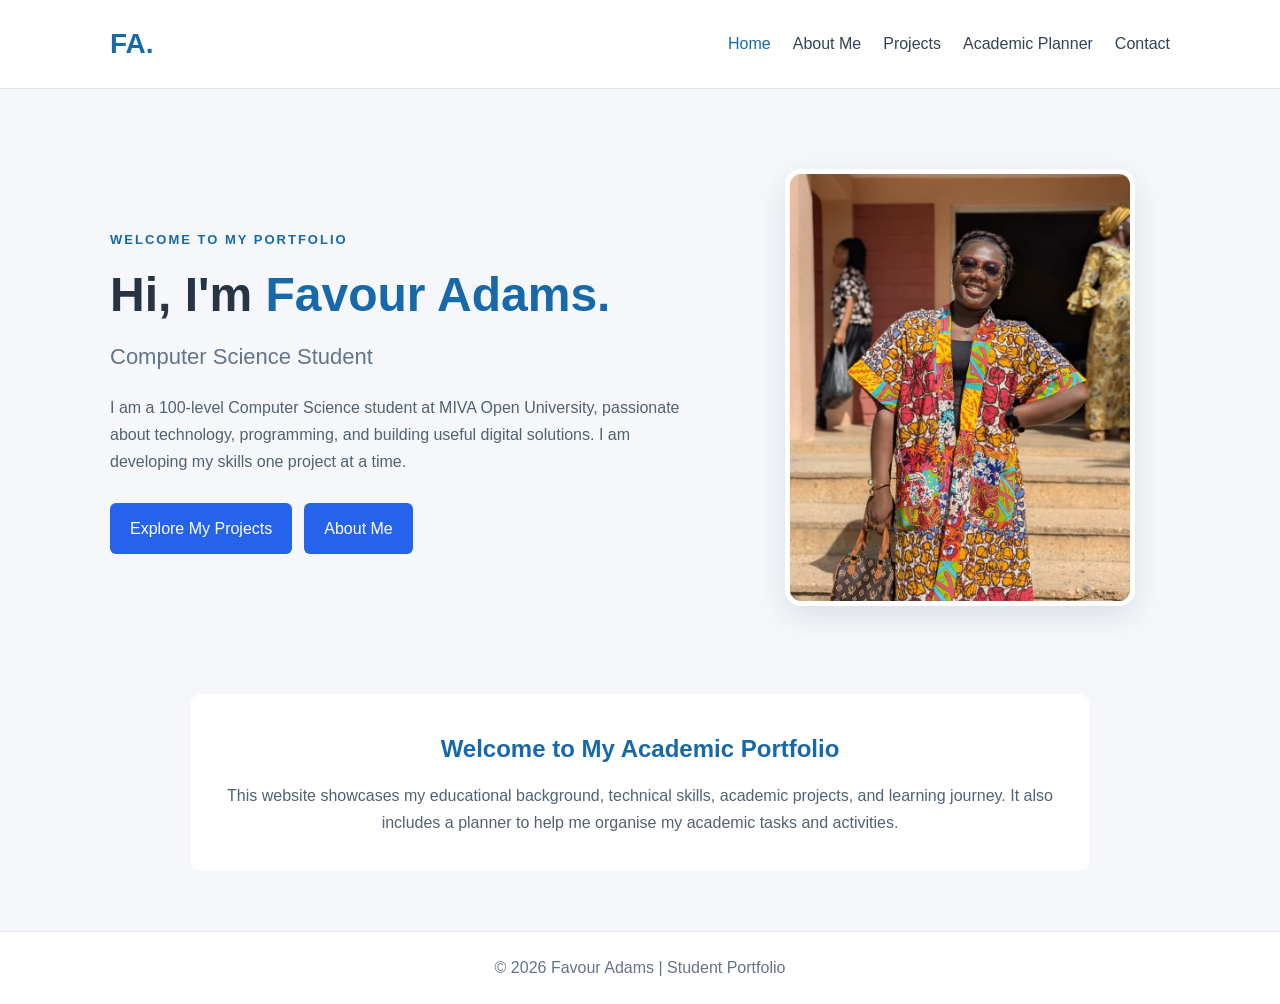
<file: index.html>
<!DOCTYPE html>
<html lang="en">
<head>
    <meta charset="UTF-8">
    <meta name="viewport" content="width=device-width, initial-scale=1.0">
    <meta name="description" content="The academic portfolio of Favour Dooshima Adams, a Computer Science student.">
    <title>Favour Adams | Student Portfolio</title>

    <link rel="stylesheet" href="css/style.css">
</head>
<body>

    <!-- Website navigation -->
    <header>
        <nav class="navbar">
            <a href="index.html" class="logo">FA.</a>

            <ul class="nav-links">
                <li><a href="index.html" class="active">Home</a></li>
                <li><a href="about.html">About Me</a></li>
                <li><a href="projects.html">Projects</a></li>
                <li><a href="planner.html">Academic Planner</a></li>
                <li><a href="contact.html">Contact</a></li>
            </ul>
        </nav>
    </header>

    <!-- Main homepage content -->
    <main>
        <section class="hero">

            <div class="hero-text">
                <p class="greeting">WELCOME TO MY PORTFOLIO</p>

                <h1>Hi, I'm <span>Favour Adams.</span></h1>

                <h2>Computer Science Student</h2>

                <p class="intro">
                    I am a 100-level Computer Science student at
                    MIVA Open University, passionate about technology,
                    programming, and building useful digital solutions.
                    I am developing my skills one project at a time.
                </p>

                <div class="hero-buttons">
                    <a href="projects.html" class="btn">Explore My Projects</a>
                    <a href="about.html" class="btn btn-outline">About Me</a>
                </div>
            </div>

            <div class="hero-image">
                <img src="images/your-photo.jpeg"
                     alt="Photograph of Favour Adams">
            </div>

        </section>

        <!-- Brief introduction -->
        <section class="welcome-section">
            <h2>Welcome to My Academic Portfolio</h2>

            <p>
                This website showcases my educational background,
                technical skills, academic projects, and learning journey.
                It also includes a planner to help me organise my
                academic tasks and activities.
            </p>
        </section>
    </main>

    <!-- Website footer -->
    <footer>
        <p>&copy; 2026 Favour Adams | Student Portfolio</p>
    </footer>

</body>
</html>
</file>
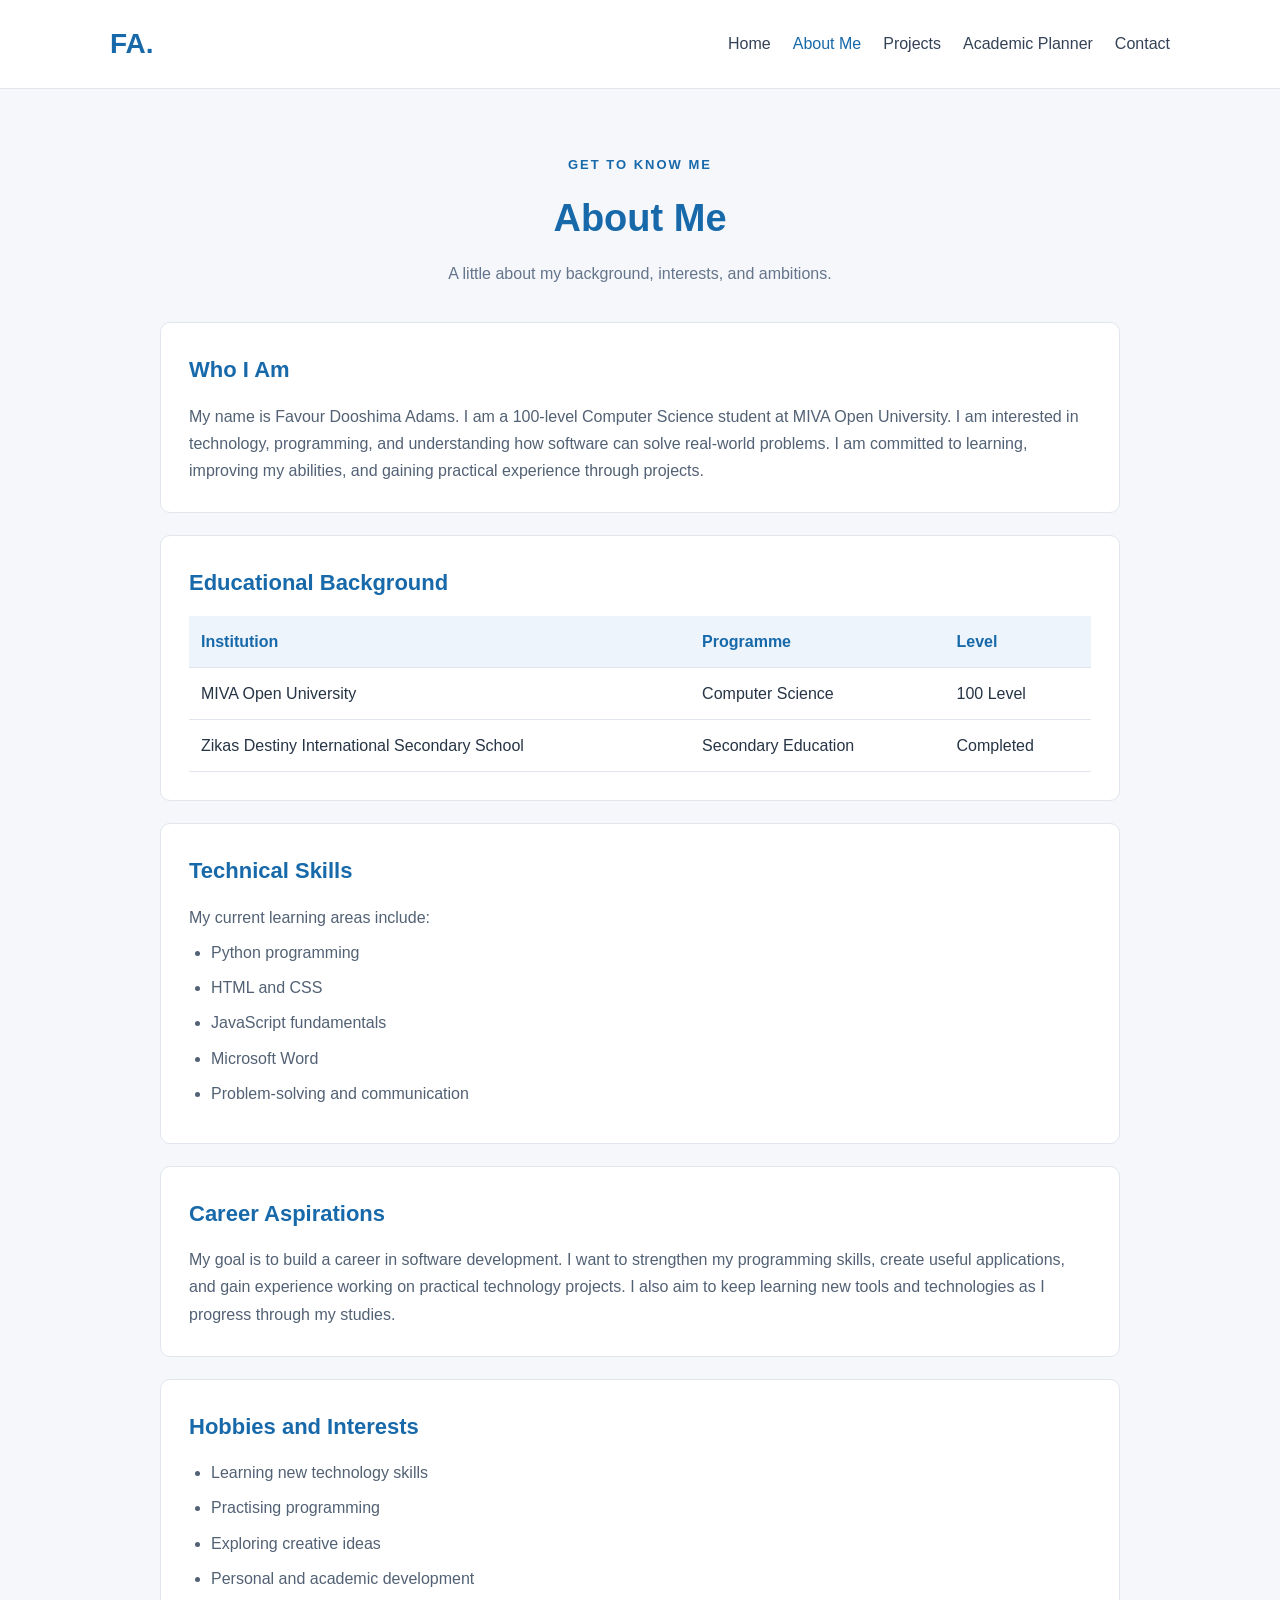
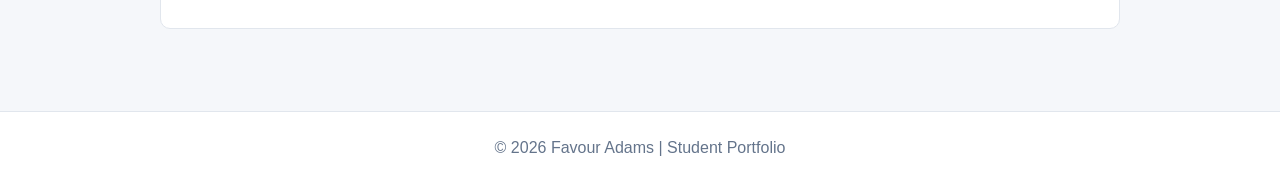
<file: about.html>
<!DOCTYPE html>
<html lang="en">
<head>
    <meta charset="UTF-8">
    <meta name="viewport" content="width=device-width, initial-scale=1.0">
    <meta name="description" content="Learn about Favour Adams, her education, skills, and career goals.">
    <title>About Me | Favour Adams</title>
    <link rel="stylesheet" href="css/style.css">
</head>
<body>

    <header>
        <nav class="navbar">
            <a href="index.html" class="logo">FA.</a>

            <ul class="nav-links">
                <li><a href="index.html">Home</a></li>
                <li><a href="about.html" class="active">About Me</a></li>
                <li><a href="projects.html">Projects</a></li>
                <li><a href="planner.html">Academic Planner</a></li>
                <li><a href="contact.html">Contact</a></li>
            </ul>
        </nav>
    </header>

    <main class="about-page">

        <section class="page-heading">
            <p class="greeting">GET TO KNOW ME</p>
            <h1>About Me</h1>
            <p>A little about my background, interests, and ambitions.</p>
        </section>

        <section class="about-card">
            <h2>Who I Am</h2>
            <p>
                My name is Favour Dooshima Adams. I am a 100-level
                Computer Science student at MIVA Open University.
                I am interested in technology, programming, and
                understanding how software can solve real-world problems.
                I am committed to learning, improving my abilities,
                and gaining practical experience through projects.
            </p>
        </section>

        <section class="about-card">
            <h2>Educational Background</h2>

            <table>
                <thead>
                    <tr>
                        <th>Institution</th>
                        <th>Programme</th>
                        <th>Level</th>
                    </tr>
                </thead>

                <tbody>
                    <tr>
                        <td>MIVA Open University</td>
                        <td>Computer Science</td>
                        <td>100 Level</td>
                    </tr>
                    <tr>
                        <td>Zikas Destiny International Secondary School</td>
                        <td>Secondary Education</td>
                        <td>Completed</td>
                    </tr>
                </tbody>
            </table>
        </section>

        <section class="about-card">
            <h2>Technical Skills</h2>
            <p>My current learning areas include:</p>

            <ul class="skills-list">
                <li>Python programming</li>
                <li>HTML and CSS</li>
                <li>JavaScript fundamentals</li>
                <li>Microsoft Word</li>
                <li>Problem-solving and communication</li>
            </ul>
        </section>

        <section class="about-card">
            <h2>Career Aspirations</h2>
            <p>
                My goal is to build a career in software development.
                I want to strengthen my programming skills, create
                useful applications, and gain experience working on
                practical technology projects. I also aim to keep
                learning new tools and technologies as I progress
                through my studies.
            </p>
        </section>

        <section class="about-card">
            <h2>Hobbies and Interests</h2>
            <ul class="skills-list">
                <li>Learning new technology skills</li>
                <li>Practising programming</li>
                <li>Exploring creative ideas</li>
                <li>Personal and academic development</li>
            </ul>
        </section>

    </main>

    <footer>
        <p>&copy; 2026 Favour Adams | Student Portfolio</p>
    </footer>

</body>
</html>
</file>
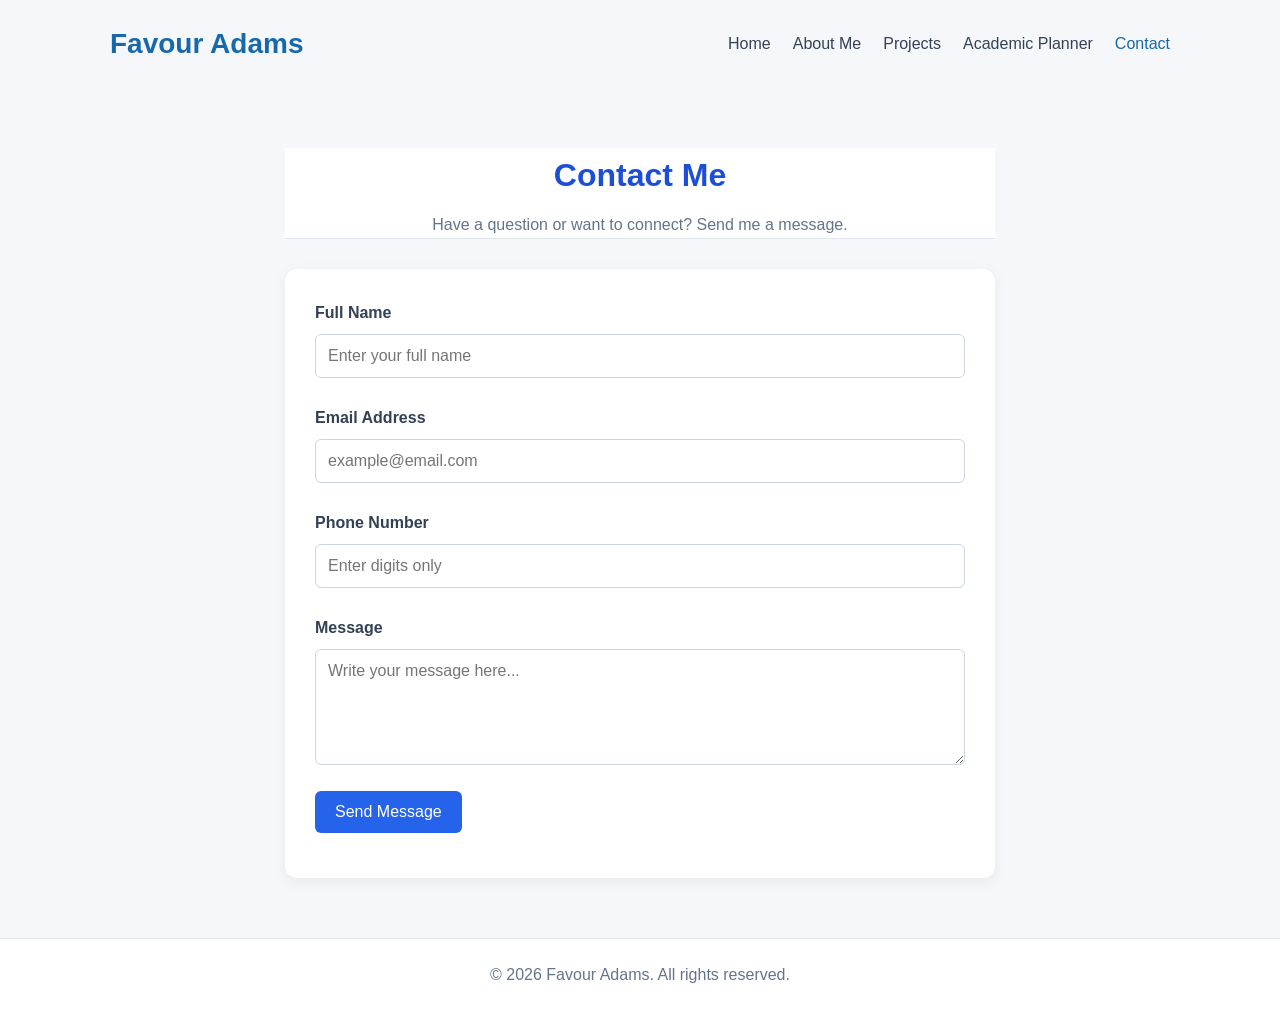
<file: contact.html>
<!DOCTYPE html>
<html lang="en">
<head>
    <meta charset="UTF-8">
    <meta name="viewport" content="width=device-width, initial-scale=1.0">
    <title>Contact Me | Favour Adams</title>
    <link rel="stylesheet" href="css/style.css">
    <script src="js/script.js" defer></script>
</head>
<body>

    <nav class="navbar">
        <h2 class="logo">Favour Adams</h2>
        <ul class="nav-links">
            <li><a href="index.html">Home</a></li>
            <li><a href="about.html">About Me</a></li>
            <li><a href="projects.html">Projects</a></li>
            <li><a href="planner.html">Academic Planner</a></li>
            <li><a href="contact.html" class="active">Contact</a></li>
        </ul>
    </nav>

    <main class="contact-page">
        <header class="contact-heading">
            <h1>Contact Me</h1>
            <p>Have a question or want to connect? Send me a message.</p>
        </header>

        <section class="contact-container">
            <form id="contact-form" novalidate>
                <div class="form-group">
                    <label for="contact-name">Full Name</label>
                    <input type="text" id="contact-name"
                           placeholder="Enter your full name" required>
                    <small class="error-message" id="name-error"></small>
                </div>

                <div class="form-group">
                    <label for="contact-email">Email Address</label>
                    <input type="email" id="contact-email"
                           placeholder="example@email.com" required>
                    <small class="error-message" id="email-error"></small>
                </div>

                <div class="form-group">
                    <label for="contact-phone">Phone Number</label>
                    <input type="tel" id="contact-phone"
                           placeholder="Enter digits only"
                           inputmode="numeric" required>
                    <small class="error-message" id="phone-error"></small>
                </div>

                <div class="form-group">
                    <label for="contact-message">Message</label>
                    <textarea id="contact-message" rows="5"
                              placeholder="Write your message here..."
                              required></textarea>
                    <small class="error-message" id="message-error"></small>
                </div>

                <button type="submit" class="btn">Send Message</button>
                <p id="contact-feedback" role="status" aria-live="polite"></p>
            </form>
        </section>
    </main>

    <footer>
        <p>&copy; 2026 Favour Adams. All rights reserved.</p>
    </footer>

</body>
</html>
</file>
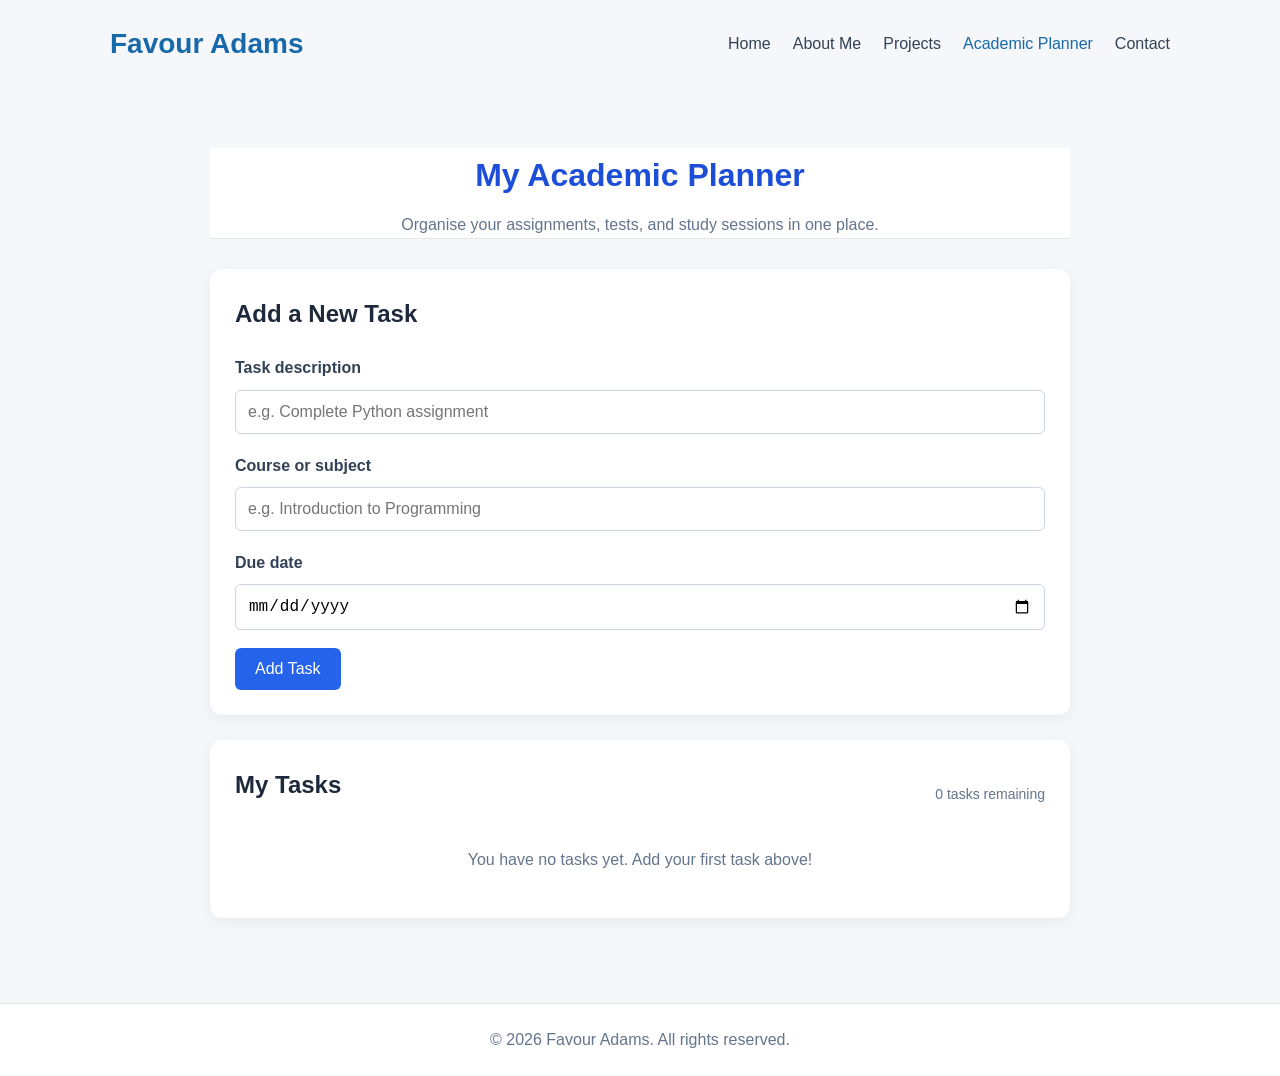
<file: planner.html>
<!DOCTYPE html>
<html lang="en">
<head>
    <meta charset="UTF-8">
    <meta name="viewport" content="width=device-width, initial-scale=1.0">
    <title>Academic Planner | Favour Adams</title>
    <link rel="stylesheet" href="css/style.css">
    <script src="js/script.js" defer></script>
</head>
<body>

    <nav class="navbar">
        <h2 class="logo">Favour Adams</h2>
        <ul class="nav-links">
            <li><a href="index.html">Home</a></li>
            <li><a href="about.html">About Me</a></li>
            <li><a href="projects.html">Projects</a></li>
            <li><a href="planner.html" class="active">Academic Planner</a></li>
            <li><a href="contact.html">Contact</a></li>
        </ul>
    </nav>

    <main class="planner-page">
        <header class="planner-heading">
            <h1>My Academic Planner</h1>
            <p>Organise your assignments, tests, and study sessions in one place.</p>
        </header>

        <section class="planner-form-section">
            <h2>Add a New Task</h2>

            <form id="task-form">
                <div class="form-group">
                    <label for="task-title">Task description</label>
                    <input
                        type="text"
                        id="task-title"
                        placeholder="e.g. Complete Python assignment"
                        required
                    >
                </div>

                <div class="form-group">
                    <label for="task-course">Course or subject</label>
                    <input
                        type="text"
                        id="task-course"
                        placeholder="e.g. Introduction to Programming"
                        required
                    >
                </div>

                <div class="form-group">
                    <label for="task-date">Due date</label>
                    <input type="date" id="task-date" required>
                </div>

                <button type="submit" class="btn">Add Task</button>
            </form>
        </section>

        <section class="task-list-section">
            <div class="task-list-heading">
                <h2>My Tasks</h2>
                <p id="task-summary">0 tasks remaining</p>
            </div>

            <p id="empty-message">You have no tasks yet. Add your first task above!</p>

            <ul id="task-list" class="task-list"></ul>
        </section>
    </main>

    <footer>
        <p>&copy; 2026 Favour Adams. All rights reserved.</p>
    </footer>

</body>
</html>
</file>
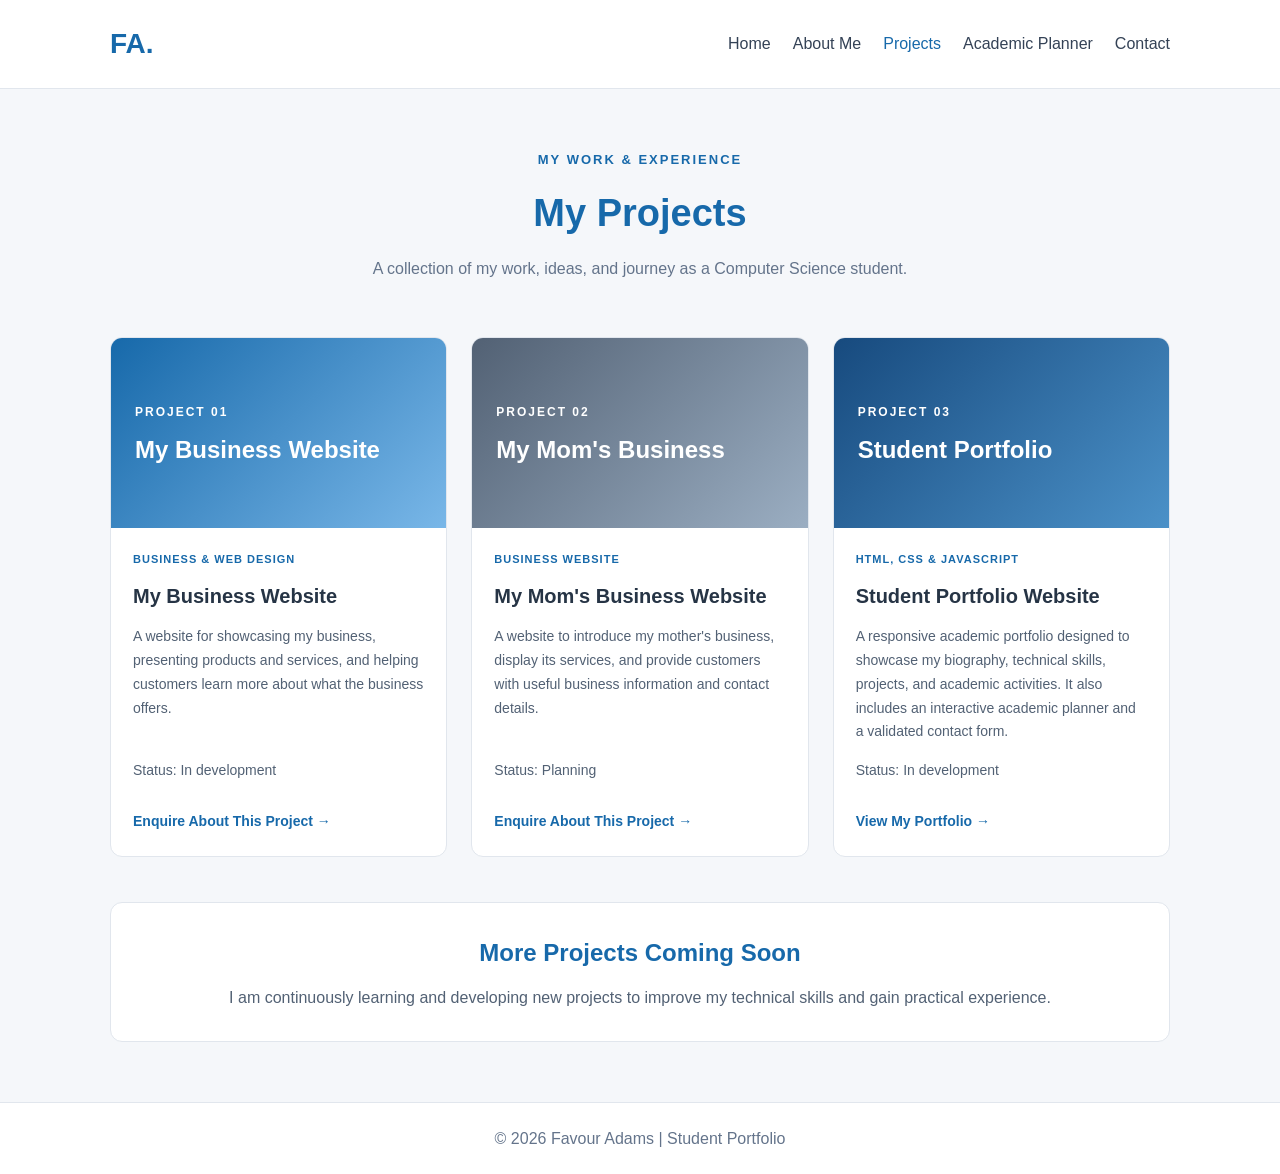
<file: projects.html>
<!DOCTYPE html>
<html lang="en">
<head>
    <meta charset="UTF-8">
    <meta name="viewport" content="width=device-width, initial-scale=1.0">
    <meta name="description" content="Explore the projects of Favour Adams.">
    <title>My Projects | Favour Adams</title>

    <link rel="stylesheet" href="css/style.css">
</head>
<body>

    <!-- Navigation -->
    <header>
        <nav class="navbar">
            <a href="index.html" class="logo">FA.</a>

            <ul class="nav-links">
                <li><a href="index.html">Home</a></li>
                <li><a href="about.html">About Me</a></li>
                <li><a href="projects.html" class="active">Projects</a></li>
                <li><a href="planner.html">Academic Planner</a></li>
                <li><a href="contact.html">Contact</a></li>
            </ul>
        </nav>
    </header>

    <main class="projects-page">

        <!-- Page introduction -->
        <section class="page-heading">
            <p class="greeting">MY WORK & EXPERIENCE</p>
            <h1>My Projects</h1>
            <p>
                A collection of my work, ideas, and journey
                as a Computer Science student.
            </p>
        </section>

        <!-- Project cards -->
        <section class="project-grid">

            <!-- Project 1 -->
            <article class="project-card">
                <div class="project-image business-image">
                    <span>PROJECT 01</span>
                    <h2>My Business Website</h2>
                </div>

                <div class="project-content">
                    <p class="project-category">BUSINESS & WEB DESIGN</p>

                    <h2>My Business Website</h2>

                    <p>
                        A website for showcasing my business,
                        presenting products and services, and
                        helping customers learn more about what
                        the business offers.
                    </p>

                    <p class="project-status">Status: In development</p>

                    <a href="contact.html" class="project-link">
                        Enquire About This Project &rarr;
                    </a>
                </div>
            </article>

            <!-- Project 2 -->
            <article class="project-card">
                <div class="project-image mom-image">
                    <span>PROJECT 02</span>
                    <h2>My Mom's Business</h2>
                </div>

                <div class="project-content">
                    <p class="project-category">BUSINESS WEBSITE</p>

                    <h2>My Mom's Business Website</h2>

                    <p>
                        A website to introduce my mother's
                        business, display its services,
                        and provide customers with useful business
                        information and contact details.
                    </p>

                    <p class="project-status">Status: Planning</p>

                    <a href="contact.html" class="project-link">
                        Enquire About This Project &rarr;
                    </a>
                </div>
            </article>

            <!-- Project 3 -->
            <article class="project-card">
                <div class="project-image portfolio-image">
                    <span>PROJECT 03</span>
                    <h2>Student Portfolio</h2>
                </div>

                <div class="project-content">
                    <p class="project-category">HTML, CSS & JAVASCRIPT</p>

                    <h2>Student Portfolio Website</h2>

                    <p>
                        A responsive academic portfolio designed
                        to showcase my biography, technical skills,
                        projects, and academic activities. It also
                        includes an interactive academic planner
                        and a validated contact form.
                    </p>

                    <p class="project-status">Status: In development</p>

                    <a href="index.html" class="project-link">
                        View My Portfolio &rarr;
                    </a>
                </div>
            </article>

        </section>

        <!-- Closing section -->
        <section class="projects-note">
            <h2>More Projects Coming Soon</h2>
            <p>
                I am continuously learning and developing new
                projects to improve my technical skills and
                gain practical experience.
            </p>
        </section>

    </main>

    <footer>
        <p>&copy; 2026 Favour Adams | Student Portfolio</p>
    </footer>

</body>
</html>
</file>
<file: css/style.css>
/* General page settings */
* {
    margin: 0;
    padding: 0;
    box-sizing: border-box;
}

body {
    font-family: Arial, sans-serif;
    background-color: #f5f7fa;
    color: #263445;
    line-height: 1.7;
}

a {
    text-decoration: none;
}

/* Navigation bar */
header {
    background-color: #ffffff;
    border-bottom: 1px solid #e1e6ed;
}

.navbar {
    max-width: 1100px;
    margin: auto;
    padding: 20px;
    display: flex;
    justify-content: space-between;
    align-items: center;
    gap: 20px;
}

.logo {
    font-size: 28px;
    font-weight: bold;
    color: #1769aa;
}

.nav-links {
    list-style: none;
    display: flex;
    flex-wrap: wrap;
    gap: 22px;
}

.nav-links a {
    color: #344256;
    transition: color 0.3s ease;
}

.nav-links a:hover,
.nav-links a.active {
    color: #1769aa;
}

/* Homepage introduction */
.hero {
    max-width: 1100px;
    margin: 60px auto;
    padding: 20px;
    display: grid;
    grid-template-columns: 1.4fr 1fr;
    align-items: center;
    gap: 50px;
}

.greeting {
    color: #1769aa;
    font-weight: bold;
    letter-spacing: 2px;
    font-size: 13px;
}

.hero h1 {
    font-size: clamp(32px, 5vw, 48px);
    line-height: 1.2;
    margin: 15px 0;
}

.hero h1 span {
    color: #1769aa;
}

.hero h2 {
    font-size: 22px;
    font-weight: normal;
    color: #64748b;
    margin-bottom: 18px;
}

.intro {
    color: #526174;
    margin-bottom: 28px;
}

.hero-buttons {
    display: flex;
    flex-wrap: wrap;
    gap: 12px;
}

.btn {
    display: inline-block;
    background-color: #1769aa;
    color: #ffffff;
    padding: 12px 20px;
    border-radius: 6px;
    transition: background-color 0.3s ease;
}

.btn:hover {
    background-color: #0e4f85;
}

.btn-outline {
    background-color: transparent;
    border: 1px solid #1769aa;
    color: #1769aa;
}

.btn-outline:hover {
    background-color: #e4eff9;
}

/* Student photograph */
.hero-image {
    text-align: center;
}

.hero-image img {
    width: 100%;
    max-width: 350px;
    aspect-ratio: 4 / 5;
    object-fit: cover;
    border-radius: 16px;
    border: 5px solid #ffffff;
    box-shadow: 0 10px 30px rgba(30, 60, 90, 0.12);
}

/* Welcome section */
.welcome-section {
    max-width: 900px;
    margin: 30px auto 60px;
    padding: 35px 25px;
    text-align: center;
    background-color: #ffffff;
    border-radius: 12px;
}

.welcome-section h2 {
    color: #1769aa;
    margin-bottom: 12px;
}

.welcome-section p {
    color: #526174;
}

/* Footer */
footer {
    text-align: center;
    padding: 22px;
    background-color: #ffffff;
    border-top: 1px solid #e1e6ed;
    color: #64748b;
}

/* Mobile-friendly layout */
@media (max-width: 768px) {
    .navbar {
        flex-direction: column;
    }

    .nav-links {
        justify-content: center;
        gap: 12px 18px;
    }

    .hero {
        grid-template-columns: 1fr;
        text-align: center;
        margin: 30px auto;
        gap: 30px;
    }

    .hero-buttons {
        justify-content: center;
    }

    .hero-image {
        order: -1;
    }

    .hero-image img {
        max-width: 240px;
    }

    .welcome-section {
        margin: 20px;
    }
}


/* About page */
.about-page {
    max-width: 1000px;
    margin: 0 auto;
    padding: 30px 20px 60px;
}

.page-heading {
    text-align: center;
    padding: 35px 10px;
}

.page-heading h1 {
    font-size: 38px;
    color: #1769aa;
    margin: 10px 0;
}

.page-heading > p:last-child {
    color: #64748b;
}

.about-card {
    background-color: #ffffff;
    padding: 28px;
    margin-bottom: 22px;
    border-radius: 10px;
    border: 1px solid #e1e6ed;
}

.about-card h2 {
    color: #1769aa;
    margin-bottom: 14px;
    font-size: 22px;
}

.about-card p {
    color: #526174;
}

.about-card table {
    width: 100%;
    border-collapse: collapse;
    margin-top: 12px;
}

.about-card th,
.about-card td {
    text-align: left;
    padding: 12px;
    border-bottom: 1px solid #e1e6ed;
}

.about-card th {
    background-color: #edf4fb;
    color: #1769aa;
}

.skills-list {
    padding-left: 22px;
    color: #526174;
}

.skills-list li {
    margin: 8px 0;
}

@media (max-width: 600px) {
    .about-card {
        padding: 18px;
    }

    .about-card table {
        font-size: 13px;
    }

    .about-card th,
    .about-card td {
        padding: 8px 5px;
        overflow-wrap: anywhere;
    }

    .page-heading h1 {
        font-size: 30px;
    }
}



/* Projects page */
.projects-page {
    max-width: 1100px;
    margin: auto;
    padding: 25px 20px 60px;
}

.project-grid {
    display: grid;
    grid-template-columns: repeat(3, minmax(0, 1fr));
    gap: 24px;
    margin-top: 20px;
}

.project-card {
    background: #ffffff;
    border: 1px solid #e1e6ed;
    border-radius: 12px;
    overflow: hidden;
    display: flex;
    flex-direction: column;
    transition: transform 0.3s ease,
                box-shadow 0.3s ease;
}

.project-card:hover {
    transform: translateY(-5px);
    box-shadow: 0 12px 28px rgba(30, 60, 90, 0.10);
}

/* Project image placeholders */
.project-image {
    min-height: 190px;
    padding: 24px;
    display: flex;
    flex-direction: column;
    justify-content: center;
    align-items: flex-start;
    gap: 12px;
    color: #ffffff;
}

.project-image span {
    font-size: 12px;
    letter-spacing: 2px;
    font-weight: bold;
}

.project-image h2 {
    font-size: 24px;
    line-height: 1.3;
}

.business-image {
    background: linear-gradient(135deg, #1769aa, #79b7e8);
}

.mom-image {
    background: linear-gradient(135deg, #526174, #9baec2);
}

.portfolio-image {
    background: linear-gradient(135deg, #174a7e, #4b91c8);
}

/* Project descriptions */
.project-content {
    padding: 22px;
    display: flex;
    flex-direction: column;
    flex: 1;
}

.project-category {
    color: #1769aa;
    font-size: 11px;
    font-weight: bold;
    letter-spacing: 1px;
    margin-bottom: 10px;
}

.project-content h2 {
    color: #263445;
    font-size: 20px;
    margin-bottom: 12px;
}

.project-content > p:not(.project-category) {
    color: #526174;
    font-size: 14px;
    margin-bottom: 15px;
}

.project-content .project-status {
    font-size: 13px;
    color: #64748b;
    margin-top: auto;
}

.project-link {
    display: inline-block;
    margin-top: 12px;
    color: #1769aa;
    font-weight: bold;
    font-size: 14px;
}

.project-link:hover {
    color: #0e4f85;
    text-decoration: underline;
}

/* Closing message */
.projects-note {
    background: #ffffff;
    border: 1px solid #e1e6ed;
    border-radius: 12px;
    text-align: center;
    padding: 30px 20px;
    margin-top: 45px;
}

.projects-note h2 {
    color: #1769aa;
    margin-bottom: 10px;
}

.projects-note p {
    color: #526174;
}

/* Responsive layout */
@media (max-width: 850px) {
    .project-grid {
        grid-template-columns: repeat(2, minmax(0, 1fr));
    }
}

@media (max-width: 600px) {
    .project-grid {
        grid-template-columns: 1fr;
    }

    .project-image {
        min-height: 170px;
    }
}



/* ===== ACADEMIC PLANNER PAGE ===== */

.planner-page {
    max-width: 900px;
    margin: 40px auto;
    padding: 20px;
}

/* Page heading */
.planner-heading {
    text-align: center;
    margin-bottom: 30px;
}

.planner-heading h1 {
    color: #1d4ed8;
    font-size: 32px;
    margin-bottom: 10px;
}

.planner-heading p {
    color: #64748b;
    line-height: 1.6;
}

/* Form and task sections */
.planner-form-section,
.task-list-section {
    background: #ffffff;
    padding: 25px;
    margin-bottom: 25px;
    border-radius: 12px;
    box-shadow: 0 4px 15px rgba(0, 0, 0, 0.06);
}

.planner-form-section h2,
.task-list-section h2 {
    margin-bottom: 20px;
    color: #1e293b;
}

/* Input fields */
.form-group {
    display: flex;
    flex-direction: column;
    gap: 8px;
    margin-bottom: 18px;
}

.form-group label {
    font-weight: 600;
    color: #334155;
}

.form-group input {
    width: 100%;
    padding: 12px;
    border: 1px solid #cbd5e1;
    border-radius: 6px;
    font-size: 16px;
    box-sizing: border-box;
    background: #ffffff;
}

.form-group input:focus {
    outline: 2px solid #93c5fd;
    border-color: #2563eb;
}

/* Add task button */
.btn {
    background: #2563eb;
    color: #ffffff;
    padding: 12px 20px;
    border: none;
    border-radius: 6px;
    cursor: pointer;
    font-size: 16px;
    transition: background 0.3s ease;
}

.btn:hover {
    background: #1d4ed8;
}

/* Task heading and remaining count */
.task-list-heading {
    display: flex;
    justify-content: space-between;
    align-items: center;
    gap: 12px;
    flex-wrap: wrap;
}

#task-summary {
    color: #64748b;
    font-size: 14px;
}

#empty-message {
    color: #64748b;
    text-align: center;
    padding: 20px 0;
}

/* Task list */
.task-list {
    list-style: none;
    padding: 0;
    margin: 0;
}

.task-item {
    display: flex;
    justify-content: space-between;
    align-items: center;
    gap: 15px;
    padding: 16px;
    margin-bottom: 12px;
    border: 1px solid #e2e8f0;
    border-radius: 8px;
    transition: background 0.3s ease;
}

.task-item:hover {
    background: #f8fafc;
}

/* Task details */
.task-details {
    flex: 1;
    min-width: 0;
}

.task-details h3 {
    margin-bottom: 6px;
    color: #1e293b;
    overflow-wrap: anywhere;
}

.task-details p {
    margin: 4px 0;
    color: #64748b;
    font-size: 14px;
}

/* Complete and delete controls */
.task-actions {
    display: flex;
    align-items: center;
    gap: 12px;
}

.complete-label {
    display: flex;
    align-items: center;
    gap: 5px;
    font-size: 14px;
    cursor: pointer;
}

.complete-label input {
    accent-color: #2563eb;
    cursor: pointer;
}

.delete-btn {
    background: #dc2626;
    color: #ffffff;
    border: none;
    border-radius: 5px;
    padding: 9px 12px;
    cursor: pointer;
    transition: background 0.3s ease;
}

.delete-btn:hover {
    background: #b91c1c;
}

/* Completed tasks */
.task-item.completed {
    background: #f1f5f9;
}

.task-item.completed .task-details h3 {
    text-decoration: line-through;
    color: #64748b;
}

/* Mobile responsiveness */
@media (max-width: 600px) {
    .planner-page {
        margin: 20px auto;
        padding: 12px;
    }

    .planner-heading h1 {
        font-size: 26px;
    }

    .planner-form-section,
    .task-list-section {
        padding: 18px;
    }

    .task-item {
        align-items: flex-start;
        flex-direction: column;
    }

    .task-actions {
        width: 100%;
        justify-content: space-between;
    }
}



/* ===== CONTACT PAGE ===== */

.contact-page {
    max-width: 750px;
    margin: 40px auto;
    padding: 20px;
}

.contact-heading {
    text-align: center;
    margin-bottom: 30px;
}

.contact-heading h1 {
    color: #1d4ed8;
    font-size: 32px;
    margin-bottom: 10px;
}

.contact-heading p {
    color: #64748b;
    line-height: 1.6;
}

.contact-container {
    background: #ffffff;
    padding: 30px;
    border-radius: 12px;
    box-shadow: 0 4px 15px rgba(0, 0, 0, 0.06);
}

.contact-container textarea {
    width: 100%;
    padding: 12px;
    border: 1px solid #cbd5e1;
    border-radius: 6px;
    font-family: inherit;
    font-size: 16px;
    box-sizing: border-box;
    resize: vertical;
}

.contact-container textarea:focus {
    outline: 2px solid #93c5fd;
    border-color: #2563eb;
}

.error-message {
    color: #dc2626;
    font-size: 13px;
}

#contact-feedback {
    margin-top: 15px;
    font-weight: 600;
}

#contact-feedback.success {
    color: #15803d;
}

#contact-feedback.failure {
    color: #dc2626;
}

@media (max-width: 600px) {
    .contact-page {
        margin: 20px auto;
        padding: 12px;
    }

    .contact-heading h1 {
        font-size: 26px;
    }

    .contact-container {
        padding: 20px;
    }
}
</file>
